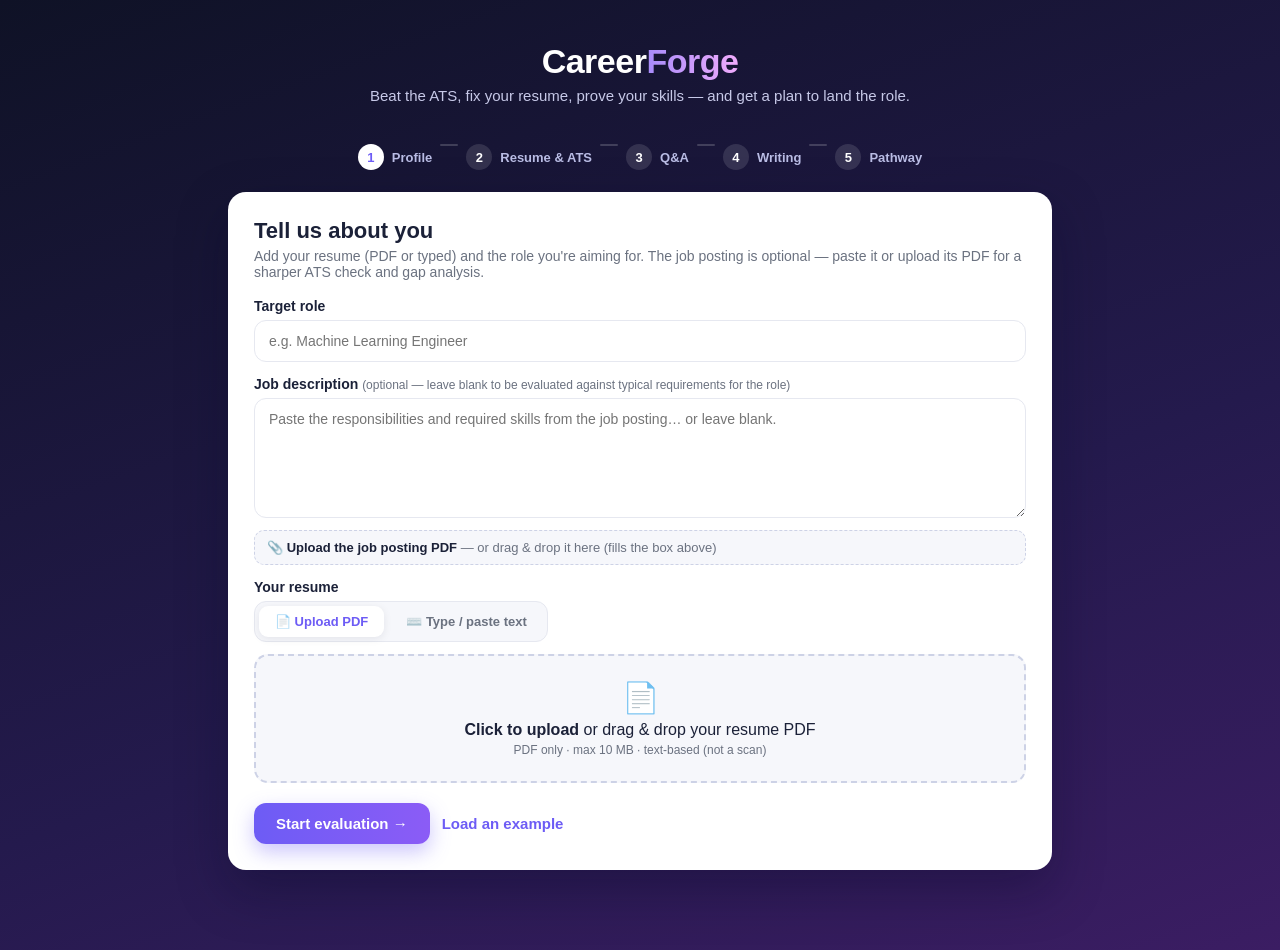
<file: 02_career_forge_agent/static/index.html>
<!doctype html>
<html lang="en">
<head>
<meta charset="utf-8" />
<meta name="viewport" content="width=device-width, initial-scale=1" />
<title>CareerForge</title>
<style>
  :root{
    --bg:#0f1226; --bg2:#151a35; --card:#ffffff; --ink:#1b2138; --muted:#6b7280;
    --line:#e6e8f0; --brand:#6d5cf5; --brand2:#8b5cf6; --accent:#22c55e;
    --amber:#f59e0b; --red:#ef4444; --soft:#f6f7fb;
  }
  *{box-sizing:border-box}
  body{margin:0;font-family:-apple-system,BlinkMacSystemFont,"Segoe UI",Roboto,Helvetica,Arial,sans-serif;
    color:var(--ink);background:linear-gradient(160deg,#0f1226,#241a4d 60%,#3b1d63);min-height:100vh}
  .wrap{max-width:860px;margin:0 auto;padding:28px 18px 80px}
  header.hero{color:#fff;text-align:center;padding:14px 0 22px}
  header.hero h1{margin:0;font-size:34px;letter-spacing:-.5px}
  header.hero h1 .spark{background:linear-gradient(90deg,#a78bfa,#f0abfc);-webkit-background-clip:text;background-clip:text;color:transparent}
  header.hero p{margin:6px 0 0;color:#c7c9e8;font-size:15px}
  /* stepper */
  .steps{display:flex;gap:8px;justify-content:center;margin:18px 0 22px;flex-wrap:wrap}
  .steps .s{display:flex;align-items:center;gap:8px;color:#b9bce4;font-size:13px;font-weight:600}
  .steps .dot{width:26px;height:26px;border-radius:50%;display:grid;place-items:center;background:rgba(255,255,255,.12);color:#fff;font-size:13px}
  .steps .s.active .dot{background:#fff;color:var(--brand)}
  .steps .s.done .dot{background:var(--accent);color:#fff}
  .steps .bar{width:18px;height:2px;background:rgba(255,255,255,.18);border-radius:2px}
  /* card */
  .card{background:var(--card);border-radius:18px;box-shadow:0 20px 50px rgba(10,10,40,.35);padding:26px}
  h2.section{margin:0 0 4px;font-size:22px}
  h3.subsection{margin:22px 0 8px;font-size:16px}
  .sub{color:var(--muted);font-size:14px;margin:0 0 18px}
  label{display:block;font-weight:600;font-size:14px;margin:14px 0 6px}
  label .opt{font-weight:500;color:var(--muted);font-size:12px}
  input[type=text],textarea{width:100%;border:1.5px solid var(--line);border-radius:12px;padding:12px 14px;
    font:inherit;font-size:14px;background:#fff;color:var(--ink);resize:vertical;transition:border .15s}
  input[type=text]:focus,textarea:focus{outline:none;border-color:var(--brand)}
  textarea{min-height:120px}
  .row{display:flex;gap:12px;flex-wrap:wrap;align-items:center;margin-top:20px}
  button{cursor:pointer;border:none;border-radius:12px;padding:12px 22px;font:inherit;font-weight:700;font-size:15px}
  .btn{background:linear-gradient(90deg,var(--brand),var(--brand2));color:#fff;box-shadow:0 8px 20px rgba(109,92,245,.35)}
  .btn:hover{filter:brightness(1.06)}
  .btn:disabled{opacity:.55;cursor:not-allowed;box-shadow:none}
  .ghost{background:var(--soft);color:var(--ink)}
  .link{background:none;color:var(--brand);padding:8px 0;font-weight:600}
  /* resume input tabs */
  .tabs{display:flex;gap:6px;background:var(--soft);border:1px solid var(--line);border-radius:12px;padding:4px;width:fit-content}
  .tabs button{padding:8px 16px;font-size:13px;font-weight:600;border-radius:9px;background:none;color:var(--muted)}
  .tabs button.on{background:#fff;color:var(--brand);box-shadow:0 2px 8px rgba(10,10,40,.08)}
  .tabpanel{margin-top:12px}
  /* gap analysis */
  .callout{background:var(--soft);border:1px solid var(--line);border-left:4px solid var(--brand);
    border-radius:12px;padding:14px 16px;margin:14px 0;font-size:14px;line-height:1.5}
  .chips{display:flex;flex-wrap:wrap;gap:8px;margin:10px 0 4px}
  .chip{font-size:12px;font-weight:600;padding:6px 11px;border-radius:999px;border:1px solid var(--line)}
  .chip .sev{opacity:.7;font-weight:700}
  .chip.crit{background:#fef2f2;border-color:#fecaca;color:#b91c1c}
  .chip.warn{background:#fffbeb;border-color:#fde68a;color:#b45309}
  .chip.ok{background:#f0fdf4;border-color:#bbf7d0;color:#15803d}
  .chip.str{background:#eef2ff;border-color:#c7d2fe;color:#4338ca}
  /* ATS review */
  .ats-top{display:flex;gap:26px;align-items:center;flex-wrap:wrap;margin:6px 0 8px}
  .ring{position:relative;width:132px;height:132px;flex:0 0 auto}
  .ring svg{transform:rotate(-90deg)}
  .ring .val{position:absolute;inset:0;display:grid;place-items:center;text-align:center}
  .ring .val b{font-size:32px;line-height:1}
  .ring .val span{font-size:11px;color:var(--muted);font-weight:600}
  .bars{flex:1;min-width:230px}
  .brow{display:flex;align-items:center;gap:10px;margin:9px 0}
  .brow .bl{width:92px;font-size:12.5px;font-weight:600;color:var(--muted)}
  .brow .bt{flex:1;height:8px;background:var(--line);border-radius:6px;overflow:hidden}
  .brow .bt i{display:block;height:100%;border-radius:6px;transition:width .5s}
  .brow .bn{width:34px;text-align:right;font-size:12.5px;font-weight:700}
  .impv{border:1px solid var(--line);border-radius:14px;padding:14px 16px;margin:12px 0}
  .impv .where{font-size:11px;font-weight:700;color:var(--brand);text-transform:uppercase;letter-spacing:.05em;margin-bottom:8px}
  .impv .blk{border-radius:10px;padding:10px 12px;font-size:13.5px;line-height:1.5;margin:6px 0}
  .impv .before{background:#fef2f2;border:1px solid #fecaca}
  .impv .after{background:#f0fdf4;border:1px solid #bbf7d0}
  .impv .tag{font-size:10.5px;font-weight:800;text-transform:uppercase;letter-spacing:.06em;display:block;margin-bottom:3px}
  .impv .before .tag{color:#b91c1c}
  .impv .after .tag{color:#15803d}
  .impv .why{font-size:12.5px;color:var(--muted);margin-top:8px}
  .plainlist{margin:8px 0;padding-left:20px;font-size:14px;line-height:1.65}
  /* question */
  .qmeta{font-size:12px;font-weight:700;color:var(--brand);text-transform:uppercase;letter-spacing:.06em}
  .qtext{font-size:18px;font-weight:600;margin:6px 0 14px;line-height:1.4}
  .feedback{margin-top:14px;border-radius:12px;padding:12px 14px;font-size:14px;display:none}
  .feedback.show{display:block}
  .feedback .score{font-weight:800;font-size:15px}
  .progress{height:6px;background:var(--line);border-radius:6px;overflow:hidden;margin:2px 0 18px}
  .progress > i{display:block;height:100%;background:linear-gradient(90deg,var(--brand),var(--brand2));width:0;transition:width .4s}
  /* markdown */
  .md{font-size:14.5px;line-height:1.6}
  .md h2{font-size:19px;margin:22px 0 8px;padding-bottom:6px;border-bottom:2px solid var(--line)}
  .md h3{font-size:16px;margin:16px 0 6px}
  .md ul{padding-left:20px;margin:8px 0}
  .md li{margin:4px 0}
  .md table{border-collapse:collapse;width:100%;margin:10px 0;font-size:14px}
  .md th,.md td{border:1px solid var(--line);padding:8px 10px;text-align:left}
  .md th{background:var(--soft)}
  .md a{color:var(--brand)}
  .md .chk{list-style:none;padding-left:0}
  .md .chk li{padding-left:26px;position:relative}
  .md .chk li:before{content:"";position:absolute;left:0;top:2px;width:16px;height:16px;border:2px solid var(--brand);border-radius:5px}
  /* misc */
  .banner{display:none;background:#fef2f2;border:1px solid #fecaca;color:#b91c1c;border-radius:12px;padding:12px 14px;margin-bottom:14px;font-size:14px}
  .banner.show{display:block}
  .spinner{display:none;align-items:center;gap:10px;color:var(--muted);font-size:14px;margin-top:16px}
  .spinner.show{display:flex}
  .spinner i{width:18px;height:18px;border:3px solid var(--line);border-top-color:var(--brand);border-radius:50%;animation:spin .7s linear infinite}
  @keyframes spin{to{transform:rotate(360deg)}}
  .scorecards{display:flex;gap:12px;flex-wrap:wrap;margin-bottom:8px}
  .sc{flex:1;min-width:120px;background:var(--soft);border:1px solid var(--line);border-radius:14px;padding:14px;text-align:center}
  .sc .n{font-size:26px;font-weight:800}
  .sc .l{font-size:12px;color:var(--muted);margin-top:2px}
  .hide{display:none}
  .drop{border:2px dashed #cdd2e6;border-radius:14px;padding:24px;text-align:center;cursor:pointer;
    background:var(--soft);transition:border-color .15s,background .15s}
  .drop:hover,.drop.over{border-color:var(--brand);background:#f2f0ff}
  .drop .dropicon{font-size:30px;margin-bottom:6px}
  .drop .dropnote{color:var(--muted);font-size:12px;margin-top:4px}
  .miniup{margin-top:8px;border:1.5px dashed #cdd2e6;border-radius:10px;padding:9px 12px;font-size:13px;
    color:var(--muted);cursor:pointer;display:flex;align-items:center;gap:8px;background:var(--soft);
    transition:border-color .15s,background .15s}
  .miniup:hover,.miniup.over{border-color:var(--brand);background:#f2f0ff}
  .miniup b{color:var(--ink)}
  .resumebox{border:1px solid var(--line);border-radius:14px;padding:20px 22px;background:var(--soft);margin-top:6px}
</style>
</head>
<body>
<div class="wrap">
  <header class="hero">
    <h1>Career<span class="spark">Forge</span></h1>
    <p>Beat the ATS, fix your resume, prove your skills — and get a plan to land the role.</p>
  </header>

  <div class="steps" id="stepper">
    <div class="s" data-step="1"><span class="dot">1</span>Profile</div>
    <div class="bar"></div>
    <div class="s" data-step="2"><span class="dot">2</span>Resume &amp; ATS</div>
    <div class="bar"></div>
    <div class="s" data-step="3"><span class="dot">3</span>Q&amp;A</div>
    <div class="bar"></div>
    <div class="s" data-step="4"><span class="dot">4</span>Writing</div>
    <div class="bar"></div>
    <div class="s" data-step="5"><span class="dot">5</span>Pathway</div>
  </div>

  <div class="card">
    <div id="banner" class="banner"></div>

    <!-- ===== SCREEN 1: SETUP ===== -->
    <section id="screen-setup">
      <h2 class="section">Tell us about you</h2>
      <p class="sub">Add your resume (PDF or typed) and the role you're aiming for. The job posting is optional — paste it or upload its PDF for a sharper ATS check and gap analysis.</p>

      <label for="role">Target role</label>
      <input type="text" id="role" placeholder="e.g. Machine Learning Engineer" />

      <label for="jd">Job description <span class="opt">(optional — leave blank to be evaluated against typical requirements for the role)</span></label>
      <textarea id="jd" placeholder="Paste the responsibilities and required skills from the job posting… or leave blank."></textarea>
      <div class="miniup" id="jdDrop">
        <input type="file" id="jdFile" accept="application/pdf,.pdf" hidden />
        <span id="jdDropText">📎 <b>Upload the job posting PDF</b> — or drag &amp; drop it here (fills the box above)</span>
      </div>

      <label>Your resume</label>
      <div class="tabs" id="resumeTabs">
        <button type="button" id="tabUploadBtn" class="on">📄 Upload PDF</button>
        <button type="button" id="tabPasteBtn">⌨️ Type / paste text</button>
      </div>

      <div class="tabpanel" id="tab-upload">
        <div class="drop" id="drop">
          <input type="file" id="resumeFile" accept="application/pdf,.pdf" hidden />
          <div id="dropIdle">
            <div class="dropicon">📄</div>
            <div><b>Click to upload</b> or drag &amp; drop your resume PDF</div>
            <div class="dropnote">PDF only · max 10&nbsp;MB · text-based (not a scan)</div>
          </div>
          <div id="dropBusy" class="hide"><span class="spinner show" style="justify-content:center"><i></i> Reading your PDF…</span></div>
          <div id="dropDone" class="hide">
            <div class="dropicon" style="color:var(--accent)">✅</div>
            <div id="dropFileName" style="font-weight:700"></div>
            <div class="dropnote" id="dropChars"></div>
            <button class="link" id="changeFileBtn" type="button">Choose a different file</button>
          </div>
        </div>
      </div>

      <div class="tabpanel hide" id="tab-paste">
        <textarea id="resumeTextIn" style="min-height:180px" placeholder="Paste or type your resume here — experience, skills, education…"></textarea>
      </div>

      <div class="row">
        <button class="btn" id="startBtn">Start evaluation →</button>
        <button class="link" id="exampleBtn">Load an example</button>
      </div>
      <div class="spinner" id="setupSpin"><i></i> Analyzing your profile, running the ATS check, and preparing questions…</div>
    </section>

    <!-- ===== SCREEN 2: ATS & RESUME REVIEW ===== -->
    <section id="screen-ats" class="hide">
      <h2 class="section">Resume &amp; ATS review</h2>
      <p class="sub" id="atsSub">How your resume scores against this job — and exactly how to improve it.</p>

      <div class="ats-top">
        <div class="ring" id="atsRing"></div>
        <div class="bars" id="atsBars"></div>
      </div>

      <div id="atsVerdict" class="callout"></div>

      <h3 class="subsection">✅ Keywords you already match</h3>
      <div class="chips" id="atsMatched"></div>

      <h3 class="subsection">❌ Keywords missing for this job</h3>
      <div class="chips" id="atsMissing"></div>

      <div id="atsFormattingWrap">
        <h3 class="subsection">⚠️ Formatting &amp; structure issues</h3>
        <ul class="plainlist" id="atsFormatting"></ul>
      </div>

      <h3 class="subsection">✍️ Suggested rewrites</h3>
      <div id="atsImprovements"></div>

      <div id="atsSummaryWrap">
        <h3 class="subsection">💼 Tailored professional summary</h3>
        <div class="callout" id="atsSummary"></div>
        <button class="ghost" id="copySummaryBtn" type="button">📋 Copy summary</button>
      </div>

      <div id="atsQuickWrap">
        <h3 class="subsection">⚡ Quick wins</h3>
        <ul class="plainlist" id="atsQuick"></ul>
      </div>

      <div class="row">
        <button class="btn" id="atsContinueBtn">Continue to knowledge check →</button>
      </div>
    </section>

    <!-- ===== SCREEN 3: Q&A ===== -->
    <section id="screen-qa" class="hide">
      <h2 class="section">Knowledge check</h2>
      <p class="sub">We spotted these gaps. Answer a few questions so we can measure them.</p>

      <div id="gapSummary" class="callout"></div>
      <div class="chips" id="gapChips"></div>

      <div class="progress"><i id="qBar"></i></div>
      <div class="qmeta" id="qMeta">Question 1 of 3</div>
      <div class="qtext" id="qText"></div>
      <textarea id="answer" placeholder="Type your answer in your own words…"></textarea>
      <div class="row">
        <button class="btn" id="answerBtn">Submit answer →</button>
      </div>
      <div class="feedback" id="qFeedback"></div>
      <div class="spinner" id="qaSpin"><i></i> Grading your answer…</div>
    </section>

    <!-- ===== SCREEN 4: WRITING ===== -->
    <section id="screen-writing" class="hide">
      <h2 class="section">Scenario challenge</h2>
      <p class="sub">One practical task tailored to your target role. Take your time.</p>
      <div id="challenge" class="callout"></div>
      <textarea id="submission" placeholder="Write your response here…" style="min-height:180px"></textarea>
      <div class="row">
        <button class="btn" id="submitWritingBtn">Submit &amp; finish →</button>
      </div>
      <div class="spinner" id="wSpin"><i></i> Scoring your submission…</div>
    </section>

    <!-- ===== SCREEN 5: PATHWAY ===== -->
    <section id="screen-pathway" class="hide">
      <h2 class="section">Your career pathway</h2>
      <p class="sub">Personalized plan based on everything above.</p>
      <div class="scorecards" id="scorecards"></div>
      <div class="md" id="pathway"></div>

      <div class="row">
        <button class="btn" id="upgradeBtn">✨ Upgrade my resume for this job</button>
        <button class="ghost" id="printBtn">🖨 Print / Save PDF</button>
        <button class="link" id="restartBtn">↺ Start over</button>
      </div>
      <div class="spinner" id="upSpin"><i></i> Rewriting your resume for this job…</div>

      <div id="upgradeWrap" class="hide">
        <h3 class="subsection">📄 Your upgraded resume</h3>
        <p class="sub">Rewritten for this job using only your real experience. Bracketed [placeholders] mark metrics for you to fill in before sending.</p>
        <div class="resumebox md" id="upgradedResume"></div>
        <div class="row">
          <button class="ghost" id="copyResumeBtn">📋 Copy (Markdown)</button>
          <button class="ghost" id="downloadResumeBtn">⬇ Download .md</button>
        </div>
      </div>
    </section>
  </div>
</div>

<script>
const API = ""; // same origin
let SID = null, qCount = 0, qTotal = 3;
let resumeText = "";       // filled by PDF upload (or the example loader)
let resumeMode = "upload"; // "upload" | "paste"

const $ = id => document.getElementById(id);
const show = el => el.classList.remove('hide');
const hide = el => el.classList.add('hide');

function setStep(n){
  document.querySelectorAll('.steps .s').forEach(s=>{
    const step = +s.dataset.step;
    s.classList.toggle('active', step===n);
    s.classList.toggle('done', step<n);
  });
}
function banner(msg){ const b=$('banner'); if(!msg){b.classList.remove('show');return;} b.textContent=msg; b.classList.add('show'); }
function spin(el,on){ el.classList.toggle('show',on); }

async function api(path, body){
  banner('');
  const res = await fetch(API + path, {
    method:'POST', headers:{'Content-Type':'application/json'}, body:JSON.stringify(body)
  });
  const data = await res.json().catch(()=>({}));
  if(!res.ok){
    const d = data.detail;
    throw new Error(typeof d==='string' ? d : (Array.isArray(d)? d.map(e=>e.msg).join('; ') : 'Request failed'));
  }
  return data;
}

/* ---------- Screen 1: resume input (tabs) ---------- */
function setResumeTab(mode){
  resumeMode = mode;
  $('tabUploadBtn').classList.toggle('on', mode==='upload');
  $('tabPasteBtn').classList.toggle('on', mode==='paste');
  $('tab-upload').classList.toggle('hide', mode!=='upload');
  $('tab-paste').classList.toggle('hide', mode!=='paste');
}
$('tabUploadBtn').onclick = ()=>setResumeTab('upload');
$('tabPasteBtn').onclick = ()=>setResumeTab('paste');

function dropState(which){
  ['dropIdle','dropBusy','dropDone'].forEach(id=>$(id).classList.toggle('hide', id!==which));
}
async function uploadResume(fileList){
  const file = fileList && fileList[0];
  if(!file) return;
  if(!/\.pdf$/i.test(file.name) && file.type!=='application/pdf'){
    banner('Please upload a PDF file.'); return;
  }
  banner(''); dropState('dropBusy');
  try{
    const fd = new FormData(); fd.append('file', file);
    const res = await fetch(API+'/api/v1/parse-resume',{method:'POST',body:fd});
    const data = await res.json().catch(()=>({}));
    if(!res.ok){ throw new Error(typeof data.detail==='string'?data.detail:'Could not read that PDF.'); }
    resumeText = data.resume_text;
    $('dropFileName').textContent = data.filename;
    $('dropChars').textContent = `Extracted ${data.char_count.toLocaleString()} characters ✓`;
    dropState('dropDone');
  }catch(e){ banner(e.message); dropState('dropIdle'); resumeText=''; }
}
$('drop').addEventListener('click', e=>{ if(e.target.id!=='changeFileBtn') $('resumeFile').click(); });
$('resumeFile').addEventListener('change', e=>uploadResume(e.target.files));
$('changeFileBtn').addEventListener('click', e=>{ e.stopPropagation(); $('resumeFile').value=''; resumeText=''; dropState('dropIdle'); });
['dragover','dragenter'].forEach(ev=>$('drop').addEventListener(ev,e=>{e.preventDefault();$('drop').classList.add('over');}));
['dragleave','drop'].forEach(ev=>$('drop').addEventListener(ev,e=>{e.preventDefault();$('drop').classList.remove('over');}));
$('drop').addEventListener('drop', e=>{ if(e.dataTransfer.files.length) uploadResume(e.dataTransfer.files); });

/* ---------- Screen 1: job description PDF upload ---------- */
const JD_IDLE_HTML = '📎 <b>Upload the job posting PDF</b> — or drag &amp; drop it here (fills the box above)';
async function uploadJD(fileList){
  const file = fileList && fileList[0];
  if(!file) return;
  if(!/\.pdf$/i.test(file.name) && file.type!=='application/pdf'){
    banner('Please upload a PDF file.'); return;
  }
  banner('');
  $('jdDropText').innerHTML = '<span class="spinner show" style="margin:0"><i></i> Reading the job posting…</span>';
  try{
    const fd = new FormData(); fd.append('file', file);
    const res = await fetch(API+'/api/v1/parse-resume',{method:'POST',body:fd});
    const data = await res.json().catch(()=>({}));
    if(!res.ok){ throw new Error(typeof data.detail==='string'?data.detail:'Could not read that PDF.'); }
    $('jd').value = data.resume_text; // generic PDF-to-text; field name is historical
    $('jdDropText').innerHTML = `✅ <b>${escapeHtml(data.filename)}</b> loaded — review or edit the text above`;
  }catch(e){
    banner(e.message);
    $('jdDropText').innerHTML = JD_IDLE_HTML;
  }
}
$('jdDrop').addEventListener('click', ()=>$('jdFile').click());
$('jdFile').addEventListener('change', e=>uploadJD(e.target.files));
['dragover','dragenter'].forEach(ev=>$('jdDrop').addEventListener(ev,e=>{e.preventDefault();$('jdDrop').classList.add('over');}));
['dragleave','drop'].forEach(ev=>$('jdDrop').addEventListener(ev,e=>{e.preventDefault();$('jdDrop').classList.remove('over');}));
$('jdDrop').addEventListener('drop', e=>{ if(e.dataTransfer.files.length) uploadJD(e.dataTransfer.files); });

$('exampleBtn').onclick = () => {
  $('role').value = "Machine Learning Engineer";
  $('jd').value = "Design, train and deploy ML models in production. Required: Python, PyTorch, Docker, Kubernetes, MLOps (CI/CD, model monitoring) and AWS. Must have experience serving models at scale.";
  setResumeTab('paste');
  $('resumeTextIn').value = "4 years as a Python backend developer building REST APIs with Flask. Strong in PostgreSQL and Git. Some pandas exposure. No cloud, container, or machine-learning experience yet.";
};

function currentResume(){
  if(resumeMode==='paste') return $('resumeTextIn').value.trim();
  return resumeText;
}

$('startBtn').onclick = async () => {
  const role=$('role').value.trim(), jd=$('jd').value.trim();
  if(!role){ banner('Please fill in the target role.'); return; }
  const resume = currentResume();
  if(!resume){
    banner(resumeMode==='paste'
      ? 'Please type or paste your resume first.'
      : 'Please upload your resume PDF first (or switch to “Type / paste text”).');
    return;
  }
  $('startBtn').disabled=true; spin($('setupSpin'),true);
  try{
    const d = await api('/api/v1/start-evaluation',{resume_text:resume,job_description:jd,target_role:role});
    SID = d.session_id;
    renderGaps(d.gap_analysis);
    qTotal = 3; qCount = 0;
    showQuestion(d.first_question);
    hide($('screen-setup'));
    if(d.ats_report){
      renderATS(d.ats_report, !!jd);
      show($('screen-ats')); setStep(2);
    }else{
      // ATS review unavailable — go straight to the knowledge check.
      show($('screen-qa')); setStep(3);
    }
    window.scrollTo({top:0,behavior:'smooth'});
  }catch(e){ banner(e.message); }
  finally{ $('startBtn').disabled=false; spin($('setupSpin'),false); }
};

function renderGaps(g){
  $('gapSummary').textContent = g.summary || '';
  const chips = $('gapChips'); chips.innerHTML='';
  (g.matched_strengths||[]).slice(0,4).forEach(s=>{
    chips.insertAdjacentHTML('beforeend', `<span class="chip str">✓ ${escapeHtml(s)}</span>`);
  });
  (g.gaps||[]).forEach(gap=>{
    const cls = gap.severity>=4?'crit':(gap.severity===3?'warn':'ok');
    chips.insertAdjacentHTML('beforeend',
      `<span class="chip ${cls}">${escapeHtml(gap.skill)} <span class="sev">${gap.severity}/5</span></span>`);
  });
}

/* ---------- Screen 2: ATS & resume review ---------- */
function scoreColor(n){ return n>=75?'#22c55e':(n>=50?'#f59e0b':'#ef4444'); }

function renderRing(score){
  const r=56, c=2*Math.PI*r, off=c*(1-score/100), col=scoreColor(score);
  $('atsRing').innerHTML =
    `<svg width="132" height="132" viewBox="0 0 132 132">
       <circle cx="66" cy="66" r="${r}" fill="none" stroke="var(--line)" stroke-width="11"/>
       <circle cx="66" cy="66" r="${r}" fill="none" stroke="${col}" stroke-width="11"
         stroke-linecap="round" stroke-dasharray="${c}" stroke-dashoffset="${off}"/>
     </svg>
     <div class="val"><div><b style="color:${col}">${score}</b><br><span>ATS SCORE /100</span></div></div>`;
}

function renderATS(a, hasJD){
  $('atsSub').textContent = hasJD
    ? 'How your resume scores against this job posting — and exactly how to improve it.'
    : 'No job description given, so this scores your resume against typical postings for the role.';
  renderRing(a.ats_score||0);

  const sub = a.subscores||{};
  const rows = [
    ['Keywords', sub.keyword_match], ['Formatting', sub.formatting],
    ['Impact', sub.impact], ['Relevance', sub.relevance]
  ];
  $('atsBars').innerHTML = rows.map(([l,v])=>{
    v = v==null?0:v;
    return `<div class="brow"><span class="bl">${l}</span>
      <span class="bt"><i style="width:${v}%;background:${scoreColor(v)}"></i></span>
      <span class="bn">${v}</span></div>`;
  }).join('');

  $('atsVerdict').textContent = a.verdict || '';

  const matched=$('atsMatched'); matched.innerHTML='';
  (a.matched_keywords||[]).forEach(k=>matched.insertAdjacentHTML('beforeend',
    `<span class="chip ok">✓ ${escapeHtml(k)}</span>`));
  if(!(a.matched_keywords||[]).length) matched.innerHTML='<span class="sub">None detected.</span>';

  const missing=$('atsMissing'); missing.innerHTML='';
  (a.missing_keywords||[]).forEach(k=>missing.insertAdjacentHTML('beforeend',
    `<span class="chip crit">${escapeHtml(k)}</span>`));
  if(!(a.missing_keywords||[]).length) missing.innerHTML='<span class="sub">Nothing important is missing — nice.</span>';

  const fmt=(a.formatting_issues||[]);
  $('atsFormattingWrap').classList.toggle('hide', !fmt.length);
  $('atsFormatting').innerHTML = fmt.map(f=>`<li>${escapeHtml(f)}</li>`).join('');

  $('atsImprovements').innerHTML = (a.improvements||[]).map(im=>
    `<div class="impv">
       <div class="where">${escapeHtml(im.section||'Resume')}</div>
       <div class="blk before"><span class="tag">Before</span>${escapeHtml(im.original||'')}</div>
       <div class="blk after"><span class="tag">After</span>${escapeHtml(im.improved||'')}</div>
       <div class="why">💡 ${escapeHtml(im.why||'')}</div>
     </div>`).join('') || '<p class="sub">No rewrites suggested.</p>';

  $('atsSummaryWrap').classList.toggle('hide', !a.improved_summary);
  $('atsSummary').textContent = a.improved_summary||'';

  $('atsQuickWrap').classList.toggle('hide', !(a.quick_wins||[]).length);
  $('atsQuick').innerHTML = (a.quick_wins||[]).map(q=>`<li>${escapeHtml(q)}</li>`).join('');
}

$('copySummaryBtn').onclick = async () => {
  try{
    await navigator.clipboard.writeText($('atsSummary').textContent);
    $('copySummaryBtn').textContent = '✅ Copied!';
    setTimeout(()=>{ $('copySummaryBtn').textContent = '📋 Copy summary'; }, 1500);
  }catch(e){ banner('Could not copy to clipboard.'); }
};

$('atsContinueBtn').onclick = () => {
  hide($('screen-ats')); show($('screen-qa')); setStep(3);
  window.scrollTo({top:0,behavior:'smooth'});
  $('answer').focus();
};

/* ---------- Screen 3: Q&A ---------- */
function showQuestion(q){
  qCount++;
  $('qMeta').textContent = `Question ${qCount} of ${qTotal}`;
  $('qText').textContent = q.text;
  $('qBar').style.width = ((qCount-1)/qTotal*100)+'%';
  $('answer').value='';
  $('qFeedback').classList.remove('show');
}

$('answerBtn').onclick = async () => {
  const ans = $('answer').value.trim();
  if(!ans){ banner('Please type an answer first.'); return; }
  $('answerBtn').disabled=true; spin($('qaSpin'),true);
  try{
    const d = await api('/api/v1/submit-answer',{session_id:SID, answer:ans});
    const fb=$('qFeedback');
    if(d.last_answer_score!=null){
      const col = d.last_answer_score>=70?'#f0fdf4':(d.last_answer_score>=40?'#fffbeb':'#fef2f2');
      const bd  = d.last_answer_score>=70?'#bbf7d0':(d.last_answer_score>=40?'#fde68a':'#fecaca');
      fb.style.background=col; fb.style.border='1px solid '+bd;
      fb.innerHTML = `<span class="score">Score: ${d.last_answer_score}/100</span><br>${escapeHtml(d.last_answer_feedback||'')}`;
      fb.classList.add('show');
    }
    if(d.phase==='writing'){
      $('qBar').style.width='100%';
      setTimeout(()=>{ startWriting(d.writing_challenge); }, 900);
    }else if(d.next_question){
      setTimeout(()=>showQuestion(d.next_question), 900);
    }
  }catch(e){ banner(e.message); }
  finally{ $('answerBtn').disabled=false; spin($('qaSpin'),false); }
};

/* ---------- Screen 4: Writing ---------- */
function startWriting(ch){
  const crit = (ch.evaluation_criteria||[]).map(c=>`<li>${escapeHtml(c)}</li>`).join('');
  $('challenge').innerHTML = `${escapeHtml(ch.prompt)}${crit?`<div style="margin-top:10px"><b>You'll be scored on:</b><ul style="margin:6px 0 0">${crit}</ul></div>`:''}`;
  hide($('screen-qa')); show($('screen-writing')); setStep(4);
  window.scrollTo({top:0,behavior:'smooth'});
}

$('submitWritingBtn').onclick = async () => {
  const sub=$('submission').value.trim();
  if(!sub){ banner('Please write a response first.'); return; }
  $('submitWritingBtn').disabled=true; spin($('wSpin'),true);
  try{
    await api('/api/v1/submit-answer',{session_id:SID, answer:sub});
    const p = await api('/api/v1/final-pathway',{session_id:SID});
    renderPathway(p);
    hide($('screen-writing')); show($('screen-pathway')); setStep(5);
    window.scrollTo({top:0,behavior:'smooth'});
  }catch(e){ banner(e.message); }
  finally{ $('submitWritingBtn').disabled=false; spin($('wSpin'),false); }
};

/* ---------- Screen 5: Pathway ---------- */
function renderPathway(p){
  $('scorecards').innerHTML =
    `<div class="sc"><div class="n">${p.ats_score ?? '—'}</div><div class="l">ATS score /100</div></div>`+
    `<div class="sc"><div class="n">${p.verbal_average}</div><div class="l">Knowledge round /100</div></div>`+
    `<div class="sc"><div class="n">${p.writing_score ?? '—'}</div><div class="l">Scenario /100</div></div>`;
  $('pathway').innerHTML = mdToHtml(p.pathway_markdown||'');
}
$('printBtn').onclick = ()=>window.print();
$('restartBtn').onclick = ()=>location.reload();

/* ---------- Resume upgrade service ---------- */
let upgradedMd = "";
$('upgradeBtn').onclick = async () => {
  $('upgradeBtn').disabled=true; spin($('upSpin'),true);
  try{
    const d = await api('/api/v1/upgrade-resume',{session_id:SID});
    upgradedMd = d.resume_markdown || '';
    $('upgradedResume').innerHTML = mdToHtml(upgradedMd);
    show($('upgradeWrap'));
    $('upgradeBtn').textContent = '✅ Resume upgraded';
    $('upgradeWrap').scrollIntoView({behavior:'smooth'});
  }catch(e){ banner(e.message); $('upgradeBtn').disabled=false; }
  finally{ spin($('upSpin'),false); }
};
$('copyResumeBtn').onclick = async () => {
  try{
    await navigator.clipboard.writeText(upgradedMd);
    $('copyResumeBtn').textContent = '✅ Copied!';
    setTimeout(()=>{ $('copyResumeBtn').textContent = '📋 Copy (Markdown)'; }, 1500);
  }catch(e){ banner('Could not copy to clipboard.'); }
};
$('downloadResumeBtn').onclick = () => {
  const blob = new Blob([upgradedMd], {type:'text/markdown'});
  const a = document.createElement('a');
  a.href = URL.createObjectURL(blob);
  a.download = 'upgraded_resume.md';
  a.click();
  URL.revokeObjectURL(a.href);
};

/* ---------- tiny markdown renderer ---------- */
function escapeHtml(s){return (s||'').replace(/[&<>"]/g,c=>({'&':'&amp;','<':'&lt;','>':'&gt;','"':'&quot;'}[c]));}
function inline(s){
  return escapeHtml(s)
    .replace(/\*\*(.+?)\*\*/g,'<b>$1</b>')
    .replace(/`([^`]+)`/g,'<code>$1</code>')
    .replace(/\[([^\]]+)\]\((https?:[^)]+)\)/g,'<a href="$2" target="_blank" rel="noopener">$1</a>');
}
function mdToHtml(md){
  const lines = md.replace(/\r/g,'').split('\n');
  let html='', i=0;
  while(i<lines.length){
    let ln = lines[i];
    if(/^\s*$/.test(ln)){ i++; continue; }
    // table
    if(ln.includes('|') && i+1<lines.length && /^\s*\|?[\s:-]+\|/.test(lines[i+1])){
      const head = ln.split('|').map(c=>c.trim()).filter(c=>c!=='');
      i+=2; let rows=[];
      while(i<lines.length && lines[i].includes('|')){
        rows.push(lines[i].split('|').map(c=>c.trim()).filter((c,idx,a)=>!(idx===0&&c==='')&&!(idx===a.length-1&&c==='')));
        i++;
      }
      html+='<table><thead><tr>'+head.map(h=>`<th>${inline(h)}</th>`).join('')+'</tr></thead><tbody>'+
        rows.map(r=>'<tr>'+r.map(c=>`<td>${inline(c)}</td>`).join('')+'</tr>').join('')+'</tbody></table>';
      continue;
    }
    // headings
    let m;
    if(m=ln.match(/^###\s+(.*)/)){ html+=`<h3>${inline(m[1])}</h3>`; i++; continue; }
    if(m=ln.match(/^##\s+(.*)/)){ html+=`<h2>${inline(m[1])}</h2>`; i++; continue; }
    if(m=ln.match(/^#\s+(.*)/)){ html+=`<h2>${inline(m[1])}</h2>`; i++; continue; }
    // list block
    if(/^\s*[-*]\s+/.test(ln)){
      const checkbox = /^\s*[-*]\s+\[[ x]\]/.test(ln);
      html += `<ul class="${checkbox?'chk':''}">`;
      while(i<lines.length && /^\s*[-*]\s+/.test(lines[i])){
        let item = lines[i].replace(/^\s*[-*]\s+/,'').replace(/^\[[ x]\]\s*/,'');
        html += `<li>${inline(item)}</li>`; i++;
      }
      html+='</ul>'; continue;
    }
    // paragraph
    html += `<p>${inline(ln)}</p>`; i++;
  }
  return html;
}

setStep(1);
</script>
</body>
</html>
</file>
